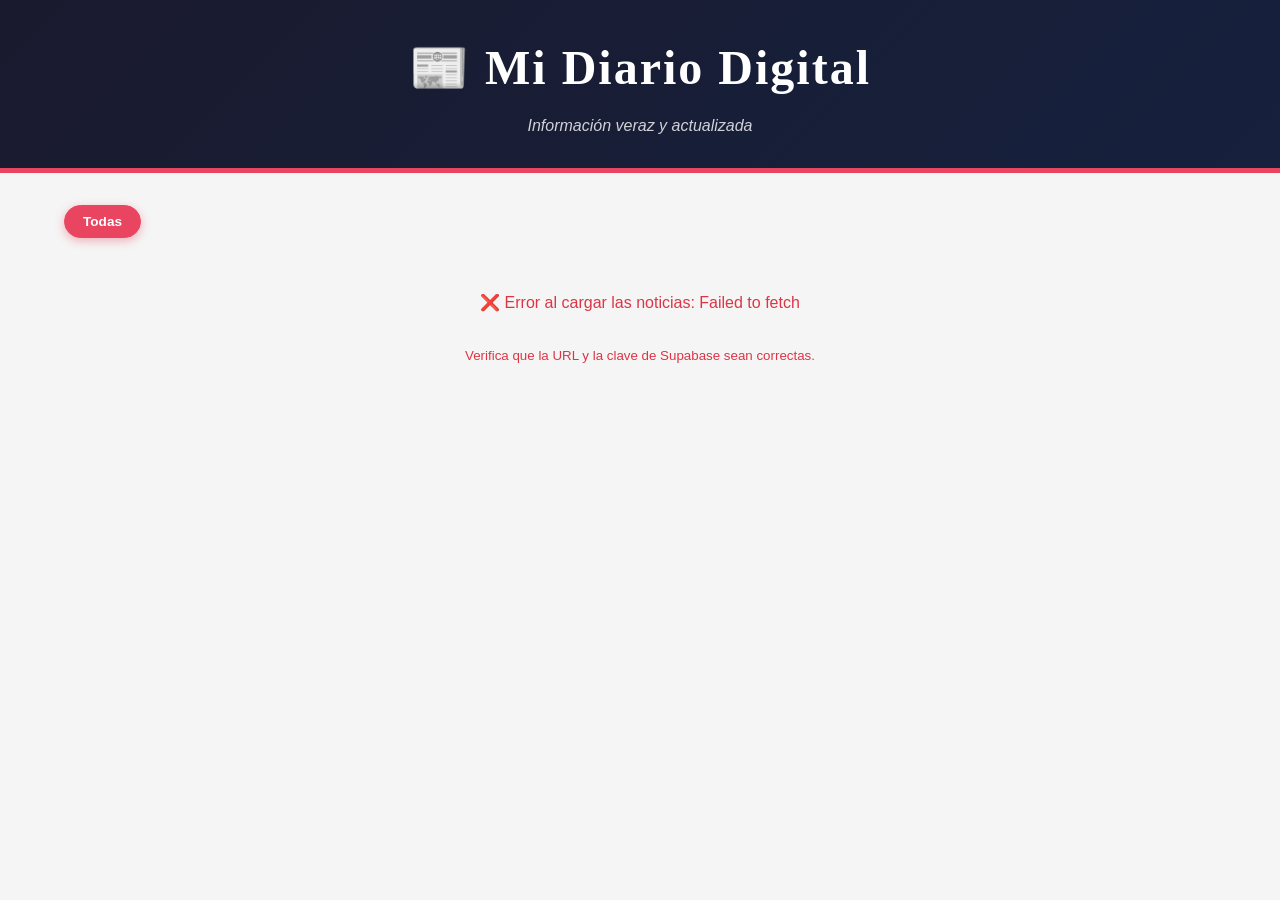
<file: index.html>
<!DOCTYPE html>
<html lang="es">
<head>
    <meta charset="UTF-8">
    <meta name="viewport" content="width=device-width, initial-scale=1.0">
    <title>Mi Diario Digital</title>

    <link rel="stylesheet" href="css/estilo.css">
</head>
<body>
    <!-- Encabezado -->
    <header class="header">
        <h1>📰 Mi Diario Digital</h1>
        <p>Información veraz y actualizada</p>
    </header>

    <!-- Contenedor principal -->
    <div class="container">
        <!-- Menú de categorías (filtros tipo píldora) -->
        <nav class="categorias-menu" id="categorias-menu" aria-label="Filtrar por categoría">
            <button class="btn-pill activo" data-categoria="">Todas</button>
        </nav>

        <!-- Grid de noticias -->
        <div id="noticias-container">
            <div class="loading">Cargando noticias</div>
        </div>
    </div>

    <!-- Modal de detalle de noticia (contenido completo + comentarios) -->
    <div id="modal-noticia" class="modal-overlay" style="display: none;" aria-hidden="true">
        <div class="modal-contenido" role="dialog" aria-modal="true" aria-label="Noticia">
            <button class="modal-cerrar" id="btn-cerrar-modal" aria-label="Cerrar">✕</button>
            <div id="modal-cuerpo"></div>
        </div>
    </div>

    <!-- Scripts -->
    <script src="js/config.js"></script>
    <script src="js/supabase.js"></script>
    <script src="js/noticias.js"></script>
    <script src="js/comentarios.js"></script>
    <script>
        document.addEventListener('DOMContentLoaded', function() {
            // Cargar noticias y categorías automáticamente al abrir la página
            cargarNoticiasPortada();
            cargarCategorias();

            // Filtro por categoría (delegación de eventos sobre el menú)
            document.getElementById('categorias-menu').addEventListener('click', function(e) {
                const btn = e.target.closest('.btn-pill');
                if (!btn) return;

                this.querySelectorAll('.btn-pill').forEach(b => b.classList.remove('activo'));
                btn.classList.add('activo');

                filtrarPorCategoria(btn.dataset.categoria);
            });

            // Cerrar modal: botón, clic fuera o tecla Escape
            document.getElementById('btn-cerrar-modal').addEventListener('click', cerrarDetalleNoticia);
            document.getElementById('modal-noticia').addEventListener('click', function(e) {
                if (e.target === this) cerrarDetalleNoticia();
            });
            document.addEventListener('keydown', function(e) {
                if (e.key === 'Escape') cerrarDetalleNoticia();
            });
        });
    </script>
</body>
</html>
</file>
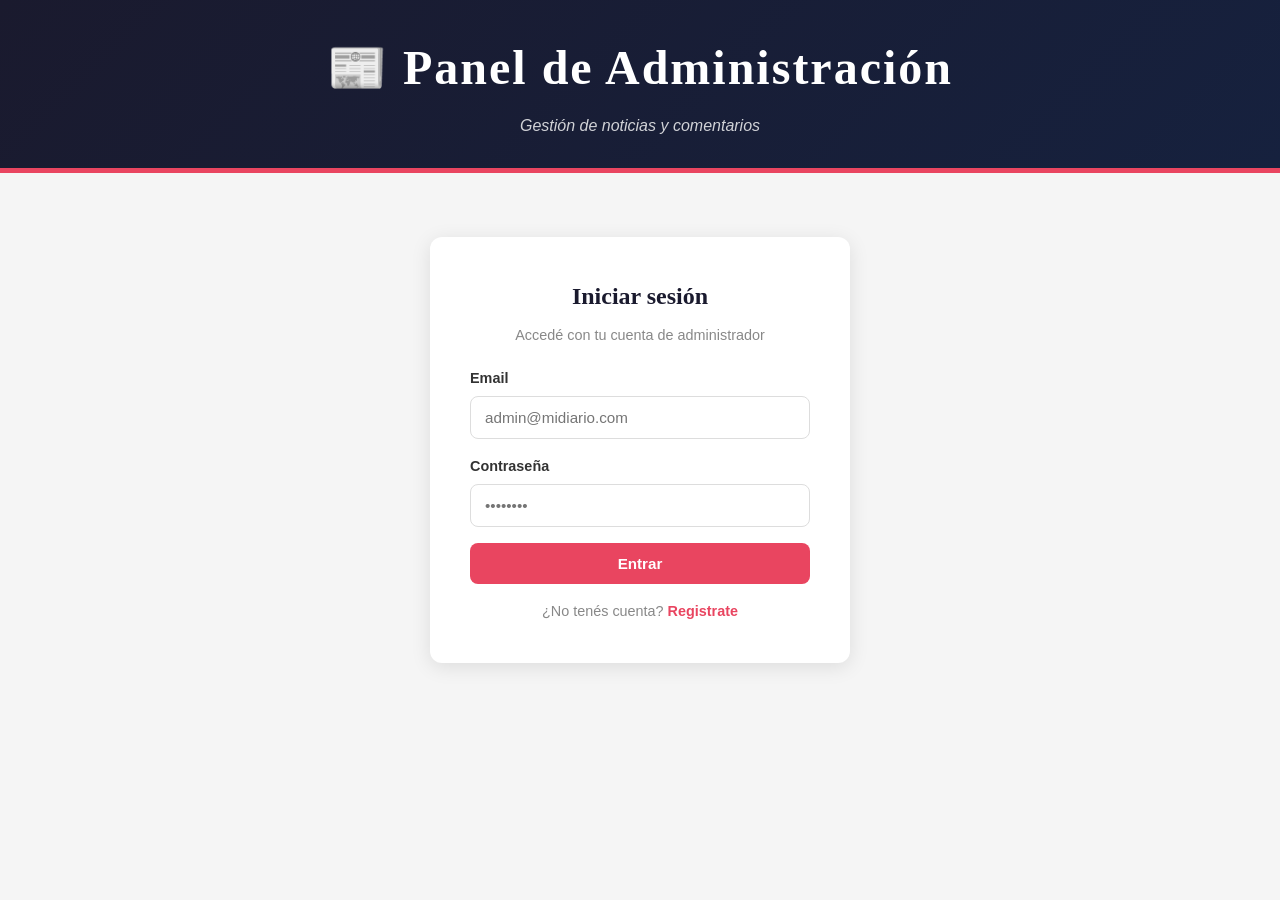
<file: admin.html>
<!DOCTYPE html>
<html lang="es">
<head>
    <meta charset="UTF-8">
    <meta name="viewport" content="width=device-width, initial-scale=1.0">
    <title>Panel de Administración - Mi Diario Digital</title>

    <!-- Quill.js editor de texto enriquecido -->
    <link href="https://cdn.quilljs.com/1.3.7/quill.snow.css" rel="stylesheet">

    <link rel="stylesheet" href="css/estilo.css">
</head>
<body>
    <!-- Encabezado -->
    <header class="header">
        <h1>📰 Panel de Administración</h1>
        <p>Gestión de noticias y comentarios</p>
    </header>

    <div class="container">
        <!-- ===================== LOGIN ===================== -->
        <div id="login-panel" class="auth-panel">
            <h2>Iniciar sesión</h2>
            <p class="auth-subtitulo">Accedé con tu cuenta de administrador</p>

            <div id="login-mensaje" class="mensaje"></div>

            <form id="login-form" novalidate>
                <div class="form-group" id="login-email-grupo">
                    <label for="login-email">Email</label>
                    <input type="email" id="login-email" placeholder="admin@midiario.com">
                    <span class="campo-error">Ingresá un email válido</span>
                </div>
                <div class="form-group" id="login-password-grupo">
                    <label for="login-password">Contraseña</label>
                    <input type="password" id="login-password" placeholder="••••••••">
                    <span class="campo-error">Ingresá tu contraseña</span>
                </div>
                <button type="submit" class="btn btn-primario btn-block">Entrar</button>
            </form>

            <p class="auth-switch">
                ¿No tenés cuenta? <a id="link-registro">Registrate</a>
            </p>
        </div>

        <!-- ===================== REGISTRO ===================== -->
        <div id="registro-panel" class="auth-panel" style="display: none;">
            <h2>Crear cuenta</h2>
            <p class="auth-subtitulo">Registrate como administrador del diario</p>

            <div id="registro-mensaje" class="mensaje"></div>

            <form id="registro-form" novalidate>
                <div class="form-group" id="registro-nombre-grupo">
                    <label for="registro-nombre">Nombre</label>
                    <input type="text" id="registro-nombre" placeholder="Tu nombre completo">
                    <span class="campo-error">Ingresá tu nombre</span>
                </div>
                <div class="form-group" id="registro-email-grupo">
                    <label for="registro-email">Email</label>
                    <input type="email" id="registro-email" placeholder="admin@midiario.com">
                    <span class="campo-error">Ingresá un email válido</span>
                </div>
                <div class="form-group" id="registro-password-grupo">
                    <label for="registro-password">Contraseña</label>
                    <input type="password" id="registro-password" placeholder="Mínimo 6 caracteres">
                    <span class="campo-error">La contraseña debe tener al menos 6 caracteres</span>
                </div>
                <button type="submit" class="btn btn-primario btn-block">Registrarme</button>
            </form>

            <p class="auth-switch">
                ¿Ya tenés cuenta? <a id="link-login">Iniciar sesión</a>
            </p>
        </div>

        <!-- ===================== PANEL ADMIN ===================== -->
        <div id="admin-panel" style="display: none;">
            <!-- Barra superior: usuario y acciones -->
            <div class="admin-toolbar">
                <div>
                    <h2>Noticias</h2>
                    <p class="admin-usuario">👤 Conectado como: <strong id="nombre-usuario">Administrador</strong></p>
                </div>
                <div class="acciones">
                    <button id="btn-nueva" class="btn btn-primario">➕ Nueva noticia</button>
                    <button id="btn-cerrar-sesion" class="btn btn-secundario">🚪 Cerrar sesión</button>
                </div>
            </div>

            <div id="admin-mensaje" class="mensaje"></div>

            <!-- Formulario para crear/editar noticias -->
            <div id="form-noticia-wrap" style="display: none;">
                <form id="form-noticia" class="form-noticia" novalidate>
                    <h3 id="form-titulo">Nueva noticia</h3>
                    <input type="hidden" id="noticia-id">

                    <div class="form-group" id="noticia-titulo-grupo">
                        <label for="noticia-titulo">Título *</label>
                        <input type="text" id="noticia-titulo" placeholder="Título de la noticia">
                        <span class="campo-error">El título es obligatorio</span>
                    </div>

                    <div class="form-group">
                        <label for="noticia-subtitulo">Subtítulo</label>
                        <input type="text" id="noticia-subtitulo" placeholder="Breve descripción">
                    </div>

                    <!-- Editor de texto enriquecido (Quill.js) -->
                    <div class="form-group" id="noticia-contenido-grupo">
                        <label for="editor-quill">Contenido</label>
                        <div id="editor-quill"></div>
                    </div>

                    <div class="form-group" id="noticia-categoria-grupo">
                        <label for="noticia-categoria">Categoría *</label>
                        <select id="noticia-categoria">
                            <option value="">Seleccionar...</option>
                            <option value="Local">Local</option>
                            <option value="Nacional">Nacional</option>
                            <option value="Deportes">Deportes</option>
                            <option value="Cultura">Cultura</option>
                            <option value="Economía">Economía</option>
                            <option value="Tecnología">Tecnología</option>
                        </select>
                        <span class="campo-error">Seleccioná una categoría</span>
                    </div>

                    <div class="form-group" id="noticia-autor-grupo">
                        <label for="noticia-autor">Autor *</label>
                        <input type="text" id="noticia-autor" placeholder="Nombre del autor">
                        <span class="campo-error">El autor es obligatorio</span>
                    </div>

                    <!-- Subida de imagen a Supabase Storage -->
                    <div class="form-group">
                        <label for="noticia-imagen">Imagen (subir archivo)</label>
                        <input type="file" id="noticia-imagen" accept="image/*">
                        <p class="hint">Si no elegís una imagen nueva, se mantiene la actual.</p>
                        <div class="imagen-preview-wrap" id="imagen-preview-wrap">
                            <img id="imagen-preview" alt="Vista previa de la imagen">
                        </div>
                    </div>

                    <div class="form-group checkbox">
                        <input type="checkbox" id="noticia-destacado">
                        <label for="noticia-destacado">⭐ Destacada (aparece primero en portada)</label>
                    </div>

                    <div class="form-acciones">
                        <button type="submit" class="btn btn-primario">💾 Guardar</button>
                        <button type="button" id="btn-cancelar" class="btn btn-secundario">Cancelar</button>
                    </div>
                </form>
            </div>

            <!-- Tabla de noticias -->
            <div class="tabla-wrap">
                <table class="tabla-noticias">
                    <thead>
                        <tr>
                            <th>Título</th>
                            <th>Categoría</th>
                            <th>Autor</th>
                            <th>Fecha</th>
                            <th>Acciones</th>
                        </tr>
                    </thead>
                    <tbody id="tabla-body"></tbody>
                </table>
            </div>

            <!-- Moderación de comentarios -->
            <div class="admin-seccion">
                <h3>💬 Moderación de comentarios</h3>
                <p class="admin-usuario">Los comentarios nuevos quedan pendientes hasta que los apruebes.</p>
                <div class="tabla-wrap">
                    <table class="tabla-noticias tabla-comentarios">
                        <thead>
                            <tr>
                                <th>Noticia</th>
                                <th>Nombre</th>
                                <th>Comentario</th>
                                <th>Fecha</th>
                                <th>Estado</th>
                                <th>Acciones</th>
                            </tr>
                        </thead>
                        <tbody id="tabla-comentarios"></tbody>
                    </table>
                </div>
            </div>
        </div>
    </div>

    <!-- Scripts -->
    <script src="https://cdn.quilljs.com/1.3.7/quill.js"></script>
    <script src="js/config.js"></script>
    <script src="js/supabase.js"></script>
    <script src="js/auth.js"></script>
    <script src="js/noticias.js"></script>
    <script src="js/comentarios.js"></script>
    <script>
        document.addEventListener('DOMContentLoaded', function() {
            const loginPanel = document.getElementById('login-panel');
            const registroPanel = document.getElementById('registro-panel');
            const adminPanel = document.getElementById('admin-panel');

            /* ==================== UTILIDADES ==================== */

            // Mostrar mensajes en el panel admin
            window.mostrarMensajeAdmin = function(texto, tipo) {
                const mensaje = document.getElementById('admin-mensaje');
                mensaje.textContent = texto;
                mensaje.className = `mensaje mensaje-${tipo} visible`;
                setTimeout(() => mensaje.classList.remove('visible'), 4000);
            };

            // Mostrar mensaje en los paneles de auth
            function mostrarMensajeAuth(idMensaje, texto, tipo) {
                const mensaje = document.getElementById(idMensaje);
                mensaje.textContent = texto;
                mensaje.className = `mensaje mensaje-${tipo} visible`;
            }

            // Validación básica de un grupo de formulario
            function validarCampo(grupoId, condicionValida) {
                const grupo = document.getElementById(grupoId);
                if (condicionValida()) {
                    grupo.classList.remove('invalido');
                    return true;
                }
                grupo.classList.add('invalido');
                return false;
            }

            function esEmailValido(email) {
                return /^[^\s@]+@[^\s@]+\.[^\s@]+$/.test(email);
            }

            /* ==================== SWITCH LOGIN / REGISTRO ==================== */

            function mostrarLogin() {
                loginPanel.style.display = 'block';
                registroPanel.style.display = 'none';
            }

            function mostrarRegistro() {
                loginPanel.style.display = 'none';
                registroPanel.style.display = 'block';
            }

            document.getElementById('link-registro').addEventListener('click', mostrarRegistro);
            document.getElementById('link-login').addEventListener('click', mostrarLogin);

            /* ==================== MOSTRAR PANEL SEGÚN SESIÓN ==================== */

            function mostrarPanelCorrecto() {
                if (verificarSesion()) {
                    loginPanel.style.display = 'none';
                    registroPanel.style.display = 'none';
                    adminPanel.style.display = 'block';
                    document.getElementById('nombre-usuario').textContent = nombreUsuario();
                    cargarNoticiasAdmin();
                    cargarComentariosAdmin();
                } else {
                    loginPanel.style.display = 'block';
                    registroPanel.style.display = 'none';
                    adminPanel.style.display = 'none';
                }
            }

            /* ==================== LOGIN ==================== */

            document.getElementById('login-form').addEventListener('submit', async function(e) {
                e.preventDefault();

                const email = document.getElementById('login-email').value.trim();
                const password = document.getElementById('login-password').value;

                const emailOk = validarCampo('login-email-grupo', () => esEmailValido(email));
                const passOk = validarCampo('login-password-grupo', () => password.length > 0);

                if (!emailOk || !passOk) return;

                try {
                    await iniciarSesion(email, password);
                    mostrarPanelCorrecto();
                } catch (error) {
                    mostrarMensajeAuth('login-mensaje', '❌ ' + error.message, 'error');
                }
            });

            /* ==================== REGISTRO ==================== */

            document.getElementById('registro-form').addEventListener('submit', async function(e) {
                e.preventDefault();

                const nombre = document.getElementById('registro-nombre').value.trim();
                const email = document.getElementById('registro-email').value.trim();
                const password = document.getElementById('registro-password').value;

                const nombreOk = validarCampo('registro-nombre-grupo', () => nombre.length >= 3);
                const emailOk = validarCampo('registro-email-grupo', () => esEmailValido(email));
                const passOk = validarCampo('registro-password-grupo', () => password.length >= 6);

                if (!nombreOk || !emailOk || !passOk) return;

                try {
                    await registrarUsuario(email, password, nombre);
                    mostrarMensajeAuth(
                        'registro-mensaje',
                        '✅ Cuenta creada. Revisá tu email para confirmar el registro y luego iniciá sesión.',
                        'exito'
                    );
                    document.getElementById('registro-form').reset();
                } catch (error) {
                    mostrarMensajeAuth('registro-mensaje', '❌ ' + error.message, 'error');
                }
            });

            /* ==================== CERRAR SESIÓN ==================== */

            document.getElementById('btn-cerrar-sesion').addEventListener('click', function() {
                cerrarSesion();
            });

            /* ==================== FORMULARIO DE NOTICIA ==================== */

            // Inicializar el editor de texto enriquecido (Quill)
            window.quillEditor = new Quill('#editor-quill', {
                theme: 'snow',
                placeholder: 'Escribí el cuerpo de la noticia...',
                modules: {
                    toolbar: [
                        [{ 'header': [1, 2, 3, false] }],
                        ['bold', 'italic', 'underline', 'strike'],
                        [{ 'list': 'ordered' }, { 'list': 'bullet' }],
                        [{ 'align': [] }],
                        ['link', 'blockquote'],
                        ['clean']
                    ]
                }
            });

            // Abrir formulario para nueva noticia (vacío)
            document.getElementById('btn-nueva').addEventListener('click', function() {
                limpiarFormularioNoticia();
                document.getElementById('form-noticia-wrap').style.display = 'block';
                document.getElementById('noticia-titulo').focus();
            });

            // Cancelar edición
            document.getElementById('btn-cancelar').addEventListener('click', function() {
                document.getElementById('form-noticia-wrap').style.display = 'none';
            });

            // Vista previa al seleccionar un archivo de imagen
            document.getElementById('noticia-imagen').addEventListener('change', function() {
                const archivo = this.files && this.files[0] ? this.files[0] : null;
                window.imagenArchivo = archivo;

                if (archivo) {
                    setVistaPrevia(URL.createObjectURL(archivo));
                } else {
                    setVistaPrevia(window.imagenUrlActual || '');
                }
            });

            // Guardar (crear o actualizar) con validación y subida de imagen
            document.getElementById('form-noticia').addEventListener('submit', async function(e) {
                e.preventDefault();

                const titulo = document.getElementById('noticia-titulo').value.trim();
                const categoria = document.getElementById('noticia-categoria').value;
                const autor = document.getElementById('noticia-autor').value.trim();

                const tituloOk = validarCampo('noticia-titulo-grupo', () => titulo.length > 0);
                const categoriaOk = validarCampo('noticia-categoria-grupo', () => categoria !== '');
                const autorOk = validarCampo('noticia-autor-grupo', () => autor.length > 0);

                if (!tituloOk || !categoriaOk || !autorOk) return;

                // Subir la imagen nueva a Supabase Storage antes de guardar
                let imagenUrl = window.imagenUrlActual || '';
                if (window.imagenArchivo) {
                    try {
                        mostrarMensajeAdmin('⏳ Subiendo imagen...', 'exito');
                        imagenUrl = await subirImagen(window.imagenArchivo);
                    } catch (error) {
                        mostrarMensajeAdmin('❌ ' + error.message, 'error');
                        return;
                    }
                }

                const id = document.getElementById('noticia-id').value;
                const datos = {
                    titulo,
                    subtitulo: document.getElementById('noticia-subtitulo').value.trim(),
                    contenido: getContenidoEditor().trim(),
                    categoria,
                    autor,
                    imagen_url: imagenUrl,
                    destacado: document.getElementById('noticia-destacado').checked
                };

                try {
                    if (id) {
                        await actualizarNoticia(id, datos);
                        mostrarMensajeAdmin('Noticia actualizada correctamente ✅', 'exito');
                    } else {
                        await crearNoticia(datos);
                        mostrarMensajeAdmin('Noticia creada correctamente ✅', 'exito');
                    }
                    document.getElementById('form-noticia-wrap').style.display = 'none';
                    cargarNoticiasAdmin();
                } catch (error) {
                    mostrarMensajeAdmin('❌ ' + error.message, 'error');
                }
            });

            /* ==================== INICIO ==================== */

            mostrarPanelCorrecto();
        });
    </script>
</body>
</html>
</file>
<file: css/estilo.css>
/* ============================================
   DIARIO DIGITAL - ESTILOS PRINCIPALES
   Diseño mobile first: base = mobile, luego media queries para tablet y desktop
   Colores: #1a1a2e (oscuro), #e94560 (rojo/acento)
   Tipografía: 'Georgia' para títulos, 'Segoe UI' para textos
   ============================================ */

/* ---------- Reset y variables ---------- */
:root {
    --color-oscuro: #1a1a2e;
    --color-oscuro-2: #16213e;
    --color-acento: #e94560;
    --color-fondo: #f5f5f5;
    --color-texto: #333;
    --color-texto-suave: #888;
    --color-blanco: #ffffff;
    --sombra: 0 4px 20px rgba(0, 0, 0, 0.1);
    --radio: 12px;
}

* {
    margin: 0;
    padding: 0;
    box-sizing: border-box;
}

body {
    font-family: 'Segoe UI', Tahoma, Geneva, Verdana, sans-serif;
    background-color: var(--color-fondo);
    color: var(--color-texto);
    line-height: 1.6;
}

h1, h2, h3, h4 {
    font-family: 'Georgia', 'Times New Roman', serif;
}

img {
    max-width: 100%;
    display: block;
}

/* ---------- Encabezado ---------- */
.header {
    background: linear-gradient(135deg, var(--color-oscuro) 0%, var(--color-oscuro-2) 100%);
    color: var(--color-blanco);
    padding: 25px 16px;
    text-align: center;
    border-bottom: 5px solid var(--color-acento);
}

.header h1 {
    font-size: 1.8rem;
    font-weight: 700;
    letter-spacing: 2px;
    margin-bottom: 6px;
}

.header p {
    font-size: 1rem;
    opacity: 0.8;
    font-style: italic;
}

/* ---------- Contenedor principal ---------- */
.container {
    max-width: 1200px;
    margin: 0 auto;
    padding: 16px;
}

/* ============================================
   MENÚ DE CATEGORÍAS (filtros tipo píldora)
   ============================================ */
.categorias-menu {
    display: flex;
    flex-wrap: nowrap;
    overflow-x: auto;
    gap: 8px;
    padding: 8px 0 12px;
    -webkit-overflow-scrolling: touch;
    scrollbar-width: thin;
}

.categorias-menu::-webkit-scrollbar {
    height: 6px;
}

.categorias-menu::-webkit-scrollbar-thumb {
    background: #ccc;
    border-radius: 3px;
}

.btn-pill {
    flex: 0 0 auto;
    padding: 8px 18px;
    border: 1px solid var(--color-acento);
    border-radius: 999px;
    background: var(--color-blanco);
    color: var(--color-acento);
    font-family: 'Segoe UI', Tahoma, Geneva, Verdana, sans-serif;
    font-size: 0.85rem;
    font-weight: 600;
    cursor: pointer;
    white-space: nowrap;
    transition: background 0.3s ease, color 0.3s ease, box-shadow 0.3s ease;
}

.btn-pill:hover {
    background: var(--color-acento);
    color: var(--color-blanco);
}

.btn-pill.activo {
    background: var(--color-acento);
    color: var(--color-blanco);
    box-shadow: 0 3px 10px rgba(233, 69, 96, 0.4);
}

/* ---------- Grid de noticias (1 columna en mobile) ---------- */
.noticias-grid {
    display: grid;
    grid-template-columns: 1fr;
    gap: 20px;
    margin-top: 20px;
}

/* ---------- Tarjeta de noticia ---------- */
.noticia-card {
    background: var(--color-blanco);
    border-radius: var(--radio);
    overflow: hidden;
    box-shadow: var(--sombra);
    transition: transform 0.3s ease, box-shadow 0.3s ease;
    cursor: pointer;
}

.noticia-card:hover {
    transform: translateY(-5px);
    box-shadow: 0 8px 30px rgba(0, 0, 0, 0.15);
}

/* Noticia destacada */
.noticia-card.destacado {
    border: 2px solid var(--color-acento);
}

.noticia-imagen {
    width: 100%;
    height: 200px;
    object-fit: cover;
    background-color: #e9ecef;
}

.noticia-contenido {
    padding: 16px;
}

.noticia-categoria {
    display: inline-block;
    background: var(--color-acento);
    color: var(--color-blanco);
    padding: 4px 12px;
    border-radius: 20px;
    font-size: 0.75rem;
    font-weight: 600;
    text-transform: uppercase;
    letter-spacing: 1px;
    margin-bottom: 10px;
}

.noticia-badge-destacado {
    display: inline-block;
    background: #ffc107;
    color: var(--color-oscuro);
    padding: 4px 12px;
    border-radius: 20px;
    font-size: 0.75rem;
    font-weight: 700;
    text-transform: uppercase;
    letter-spacing: 1px;
    margin-bottom: 10px;
    margin-left: 6px;
}

.noticia-titulo {
    font-family: 'Georgia', 'Times New Roman', serif;
    font-size: 1.3rem;
    font-weight: 700;
    margin-bottom: 8px;
    color: var(--color-oscuro);
}

.noticia-subtitulo {
    color: #666;
    font-size: 0.9rem;
    margin-bottom: 12px;
    font-style: italic;
}

.noticia-metadata {
    display: flex;
    justify-content: space-between;
    align-items: center;
    font-size: 0.8rem;
    color: var(--color-texto-suave);
    border-top: 1px solid #eee;
    padding-top: 12px;
}

.noticia-autor {
    font-weight: 600;
    color: var(--color-acento);
}

.noticia-fecha {
    font-style: italic;
}

/* ============================================
   MODAL DE DETALLE DE NOTICIA
   ============================================ */
.modal-overlay {
    position: fixed;
    inset: 0;
    background: rgba(0, 0, 0, 0.6);
    display: flex;
    align-items: flex-start;
    justify-content: center;
    padding: 16px;
    z-index: 1000;
    overflow-y: auto;
    backdrop-filter: blur(2px);
}

.modal-contenido {
    position: relative;
    background: var(--color-blanco);
    border-radius: var(--radio);
    max-width: 760px;
    width: 100%;
    padding: 24px 16px;
    margin: 24px 0;
    box-shadow: 0 10px 40px rgba(0, 0, 0, 0.3);
    animation: modalIn 0.25s ease;
}

@keyframes modalIn {
    from { opacity: 0; transform: translateY(-12px); }
    to { opacity: 1; transform: translateY(0); }
}

.modal-cerrar {
    position: absolute;
    top: 10px;
    right: 10px;
    width: 34px;
    height: 34px;
    border: none;
    border-radius: 50%;
    background: #e9ecef;
    color: var(--color-texto);
    font-size: 1rem;
    cursor: pointer;
    z-index: 5;
    transition: background 0.2s ease, transform 0.2s ease;
}

.modal-cerrar:hover {
    background: var(--color-acento);
    color: #fff;
    transform: rotate(90deg);
}

/* Detalle de la noticia dentro del modal */
.detalle-imagen {
    width: 100%;
    max-height: 420px;
    object-fit: cover;
    border-radius: var(--radio);
    margin-bottom: 16px;
}

.detalle h2 {
    font-size: 1.6rem;
    color: var(--color-oscuro);
    margin: 10px 0 8px;
    line-height: 1.3;
}

.detalle-subtitulo {
    color: #666;
    font-style: italic;
    margin-bottom: 12px;
}

.detalle-metadata {
    display: flex;
    justify-content: space-between;
    flex-wrap: wrap;
    gap: 6px;
    font-size: 0.85rem;
    color: var(--color-texto-suave);
    border-top: 1px solid #eee;
    border-bottom: 1px solid #eee;
    padding: 12px 0;
    margin: 12px 0 20px;
}

.detalle-contenido {
    font-size: 1.05rem;
    line-height: 1.8;
    color: var(--color-texto);
    word-wrap: break-word;
}

.detalle-contenido p { margin-bottom: 14px; }
.detalle-contenido h1, .detalle-contenido h2, .detalle-contenido h3 { margin: 18px 0 8px; color: var(--color-oscuro); }
.detalle-contenido ul, .detalle-contenido ol { margin: 0 0 14px 24px; }
.detalle-contenido a { color: var(--color-acento); }
.detalle-contenido img { max-width: 100%; height: auto; border-radius: 8px; margin: 12px 0; }
.detalle-contenido blockquote { border-left: 4px solid var(--color-acento); padding-left: 14px; color: #666; font-style: italic; margin: 14px 0; }

/* ============================================
   COMENTARIOS
   ============================================ */
.comentarios {
    margin-top: 32px;
    border-top: 2px solid var(--color-oscuro);
    padding-top: 20px;
}

.comentarios h3 {
    font-size: 1.2rem;
    margin-bottom: 16px;
}

.comentario {
    background: #f8f9fa;
    border-radius: 10px;
    padding: 12px 16px;
    margin-bottom: 12px;
    border-left: 4px solid var(--color-acento);
}

.comentario-cabecera {
    display: flex;
    justify-content: space-between;
    flex-wrap: wrap;
    gap: 4px;
    margin-bottom: 6px;
    font-size: 0.85rem;
    color: var(--color-texto-suave);
}

.comentario-cabecera strong {
    color: var(--color-oscuro);
    font-size: 0.95rem;
}

.comentario p {
    margin: 0;
    font-size: 0.95rem;
    word-break: break-word;
}

.sin-comentarios {
    color: var(--color-texto-suave);
    font-size: 0.9rem;
    font-style: italic;
    margin-bottom: 16px;
}

#form-comentario {
    margin-top: 20px;
}

/* ---------- Estados: carga, error, vacío ---------- */
.loading {
    text-align: center;
    padding: 40px 16px;
    font-size: 1.1rem;
    color: var(--color-texto-suave);
}

.loading::after {
    content: '...';
    animation: dots 1.5s steps(4, end) infinite;
}

@keyframes dots {
    0% { content: ''; }
    25% { content: '.'; }
    50% { content: '..'; }
    75% { content: '...'; }
}

.error {
    text-align: center;
    padding: 40px 16px;
    color: #dc3545;
    font-size: 1rem;
}

.sin-noticias {
    text-align: center;
    padding: 40px 16px;
    color: var(--color-texto-suave);
    font-size: 1.1rem;
}

/* ============================================
   PANEL DE ADMINISTRACIÓN
   ============================================ */

/* ---------- Tarjetas de autenticación (login/registro) ---------- */
.auth-panel {
    max-width: 420px;
    margin: 40px auto;
    background: var(--color-blanco);
    border-radius: var(--radio);
    padding: 28px 20px;
    box-shadow: var(--sombra);
}

.auth-panel h2 {
    color: var(--color-oscuro);
    margin-bottom: 8px;
    text-align: center;
}

.auth-panel .auth-subtitulo {
    color: var(--color-texto-suave);
    text-align: center;
    margin-bottom: 20px;
    font-size: 0.9rem;
}

.auth-switch {
    text-align: center;
    margin-top: 16px;
    font-size: 0.9rem;
    color: var(--color-texto-suave);
}

.auth-switch a {
    color: var(--color-acento);
    font-weight: 600;
    text-decoration: none;
    cursor: pointer;
}

.auth-switch a:hover {
    text-decoration: underline;
}

/* ---------- Formularios ---------- */
.form-group {
    margin-bottom: 16px;
}

.form-group label {
    display: block;
    font-weight: 600;
    margin-bottom: 6px;
    color: var(--color-texto);
    font-size: 0.9rem;
}

.form-group input,
.form-group select,
.form-group textarea {
    width: 100%;
    padding: 12px 14px;
    border: 1px solid #ddd;
    border-radius: 8px;
    font-family: 'Segoe UI', Tahoma, Geneva, Verdana, sans-serif;
    font-size: 0.95rem;
    background: var(--color-blanco);
}

.form-group input:focus,
.form-group select:focus,
.form-group textarea:focus {
    outline: none;
    border-color: var(--color-acento);
    box-shadow: 0 0 0 3px rgba(233, 69, 96, 0.15);
}

.form-group .campo-error {
    color: #dc3545;
    font-size: 0.8rem;
    margin-top: 4px;
    display: none;
}

.form-group.invalido .campo-error {
    display: block;
}

.form-group.invalido input,
.form-group.invalido select {
    border-color: #dc3545;
}

.form-group.checkbox {
    display: flex;
    align-items: center;
    gap: 8px;
}

.form-group.checkbox input {
    width: auto;
}

.form-group.checkbox label {
    margin-bottom: 0;
}

.hint {
    font-size: 0.8rem;
    color: var(--color-texto-suave);
    margin-top: 6px;
}

/* Vista previa de la imagen al subir */
.imagen-preview-wrap {
    display: none;
    margin-top: 8px;
}

.imagen-preview-wrap.visible {
    display: block;
}

.imagen-preview-wrap img {
    max-width: 100%;
    max-height: 220px;
    border-radius: 8px;
    border: 2px dashed #ddd;
    padding: 4px;
    object-fit: contain;
    background: #fafafa;
}

/* Editor de texto enriquecido (Quill) */
#editor-quill .ql-container {
    font-family: 'Segoe UI', Tahoma, Geneva, Verdana, sans-serif;
    font-size: 0.95rem;
    border-radius: 0 0 8px 8px;
    border-color: #ddd;
}

#editor-quill .ql-editor {
    min-height: 300px;
    line-height: 1.7;
}

#editor-quill .ql-toolbar {
    border-radius: 8px 8px 0 0;
    border-color: #ddd;
}

/* ---------- Botones ---------- */
.btn {
    display: inline-block;
    padding: 12px 24px;
    border: none;
    border-radius: 8px;
    font-family: 'Segoe UI', Tahoma, Geneva, Verdana, sans-serif;
    font-size: 0.95rem;
    font-weight: 600;
    cursor: pointer;
    text-decoration: none;
    transition: opacity 0.3s ease, transform 0.2s ease;
}

.btn:hover {
    opacity: 0.85;
}

.btn:active {
    transform: scale(0.98);
}

.btn-primario {
    background: var(--color-acento);
    color: var(--color-blanco);
}

.btn-secundario {
    background: #e9ecef;
    color: var(--color-texto);
}

.btn-peligro {
    background: #dc3545;
    color: var(--color-blanco);
}

.btn-block {
    width: 100%;
}

/* ---------- Mensajes ---------- */
.mensaje {
    padding: 12px;
    border-radius: 8px;
    margin-bottom: 16px;
    font-size: 0.9rem;
    display: none;
}

.mensaje.visible {
    display: block;
}

.mensaje-error {
    background: #f8d7da;
    color: #721c24;
    border: 1px solid #f5c6cb;
}

.mensaje-exito {
    background: #d4edda;
    color: #155724;
    border: 1px solid #c3e6cb;
}

/* ---------- Barra de acciones del admin ---------- */
.admin-toolbar {
    display: flex;
    flex-direction: column;
    gap: 12px;
    justify-content: space-between;
    align-items: flex-start;
    margin-top: 24px;
    margin-bottom: 16px;
    background: var(--color-blanco);
    border-radius: var(--radio);
    padding: 16px;
    box-shadow: var(--sombra);
}

.admin-toolbar h2 {
    color: var(--color-oscuro);
    font-size: 1.3rem;
}

.admin-usuario {
    color: var(--color-texto-suave);
    font-size: 0.9rem;
}

.admin-usuario strong {
    color: var(--color-acento);
}

.admin-toolbar .acciones {
    display: flex;
    flex-wrap: wrap;
    gap: 10px;
}

/* ---------- Formulario de noticia ---------- */
.form-noticia {
    background: var(--color-blanco);
    border-radius: var(--radio);
    padding: 24px 20px;
    box-shadow: var(--sombra);
    margin-bottom: 24px;
}

.form-noticia h3 {
    color: var(--color-oscuro);
    margin-bottom: 16px;
}

.form-acciones {
    display: flex;
    flex-wrap: wrap;
    gap: 10px;
    margin-top: 20px;
}

/* ---------- Tabla de noticias ---------- */
.tabla-wrap {
    background: var(--color-blanco);
    border-radius: var(--radio);
    box-shadow: var(--sombra);
    overflow-x: auto;
}

.tabla-noticias {
    width: 100%;
    border-collapse: collapse;
    min-width: 640px;
}

.tabla-noticias th,
.tabla-noticias td {
    padding: 12px 14px;
    text-align: left;
    border-bottom: 1px solid #eee;
}

.tabla-noticias th {
    background: var(--color-oscuro);
    color: var(--color-blanco);
    font-size: 0.8rem;
    text-transform: uppercase;
    letter-spacing: 1px;
    font-family: 'Segoe UI', Tahoma, Geneva, Verdana, sans-serif;
}

.tabla-noticias tr:hover {
    background: #f8f9fa;
}

.tabla-noticias td.celda-titulo {
    font-weight: 600;
}

.acciones-boton {
    padding: 6px 12px;
    border: none;
    border-radius: 6px;
    font-size: 0.8rem;
    cursor: pointer;
    margin-right: 5px;
    margin-bottom: 4px;
    font-family: 'Segoe UI', Tahoma, Geneva, Verdana, sans-serif;
}

.btn-editar {
    background: #ffc107;
    color: var(--color-texto);
}

.btn-eliminar {
    background: #dc3545;
    color: var(--color-blanco);
}

.btn-aprobar {
    background: #28a745;
    color: var(--color-blanco);
}

/* ---------- Moderación de comentarios ---------- */
.admin-seccion {
    background: var(--color-blanco);
    border-radius: var(--radio);
    box-shadow: var(--sombra);
    padding: 20px 16px;
    margin-top: 24px;
}

.admin-seccion h3 {
    color: var(--color-oscuro);
    margin-bottom: 4px;
}

.admin-seccion .admin-usuario {
    margin-bottom: 14px;
}

.tabla-comentarios {
    min-width: 820px;
}

.celda-comentario {
    max-width: 260px;
}

.celda-comentario p {
    margin: 0;
}

.estado-badge {
    display: inline-block;
    padding: 3px 10px;
    border-radius: 999px;
    font-size: 0.75rem;
    font-weight: 600;
    white-space: nowrap;
}

.estado-aprobado {
    background: #d4edda;
    color: #155724;
}

.estado-pendiente {
    background: #fff3cd;
    color: #856404;
}

/* ============================================
   RESPONSIVE - TABLET (≥ 768px)
   ============================================ */
@media (min-width: 768px) {
    .header {
        padding: 30px 20px;
    }

    .header h1 {
        font-size: 2.4rem;
    }

    .container {
        padding: 24px;
    }

    /* Menú de categorías: en tablet/desktop se muestran todas sin scroll */
    .categorias-menu {
        flex-wrap: wrap;
        overflow-x: visible;
    }

    .noticias-grid {
        grid-template-columns: repeat(2, 1fr);
        gap: 24px;
    }

    .admin-toolbar {
        flex-direction: row;
        align-items: center;
    }

    .auth-panel {
        padding: 40px;
    }

    .form-noticia {
        padding: 30px;
    }

    .modal-contenido {
        padding: 32px;
    }

    .detalle h2 {
        font-size: 1.9rem;
    }
}

/* ============================================
   RESPONSIVE - DESKTOP (≥ 1024px)
   ============================================ */
@media (min-width: 1024px) {
    .header h1 {
        font-size: 3rem;
    }

    .noticias-grid {
        grid-template-columns: repeat(3, 1fr);
        gap: 30px;
    }

    .noticia-imagen {
        height: 220px;
    }

    .noticia-titulo {
        font-size: 1.4rem;
    }

    .detalle h2 {
        font-size: 2.1rem;
    }

    .detalle-contenido {
        font-size: 1.1rem;
    }

    .form-noticia {
        padding: 36px;
    }

    .admin-seccion {
        padding: 24px;
    }
}
</file>
